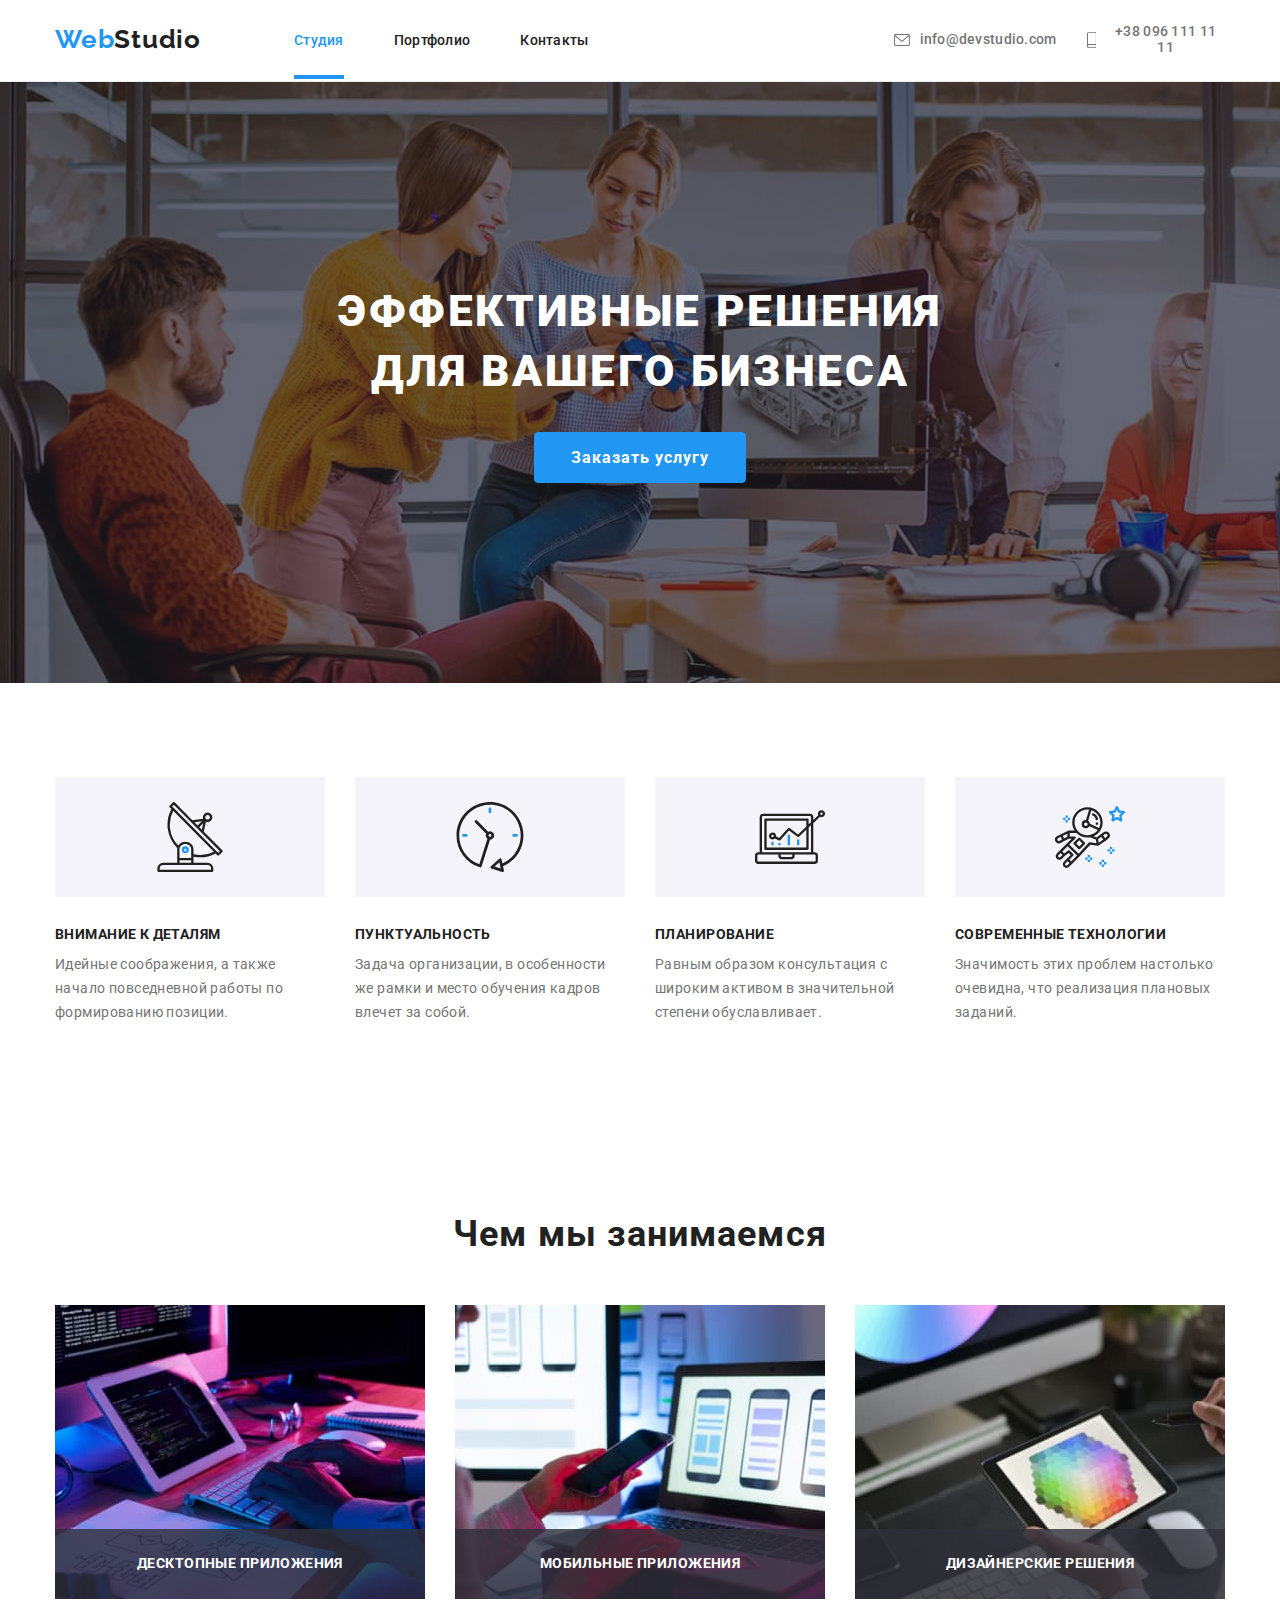
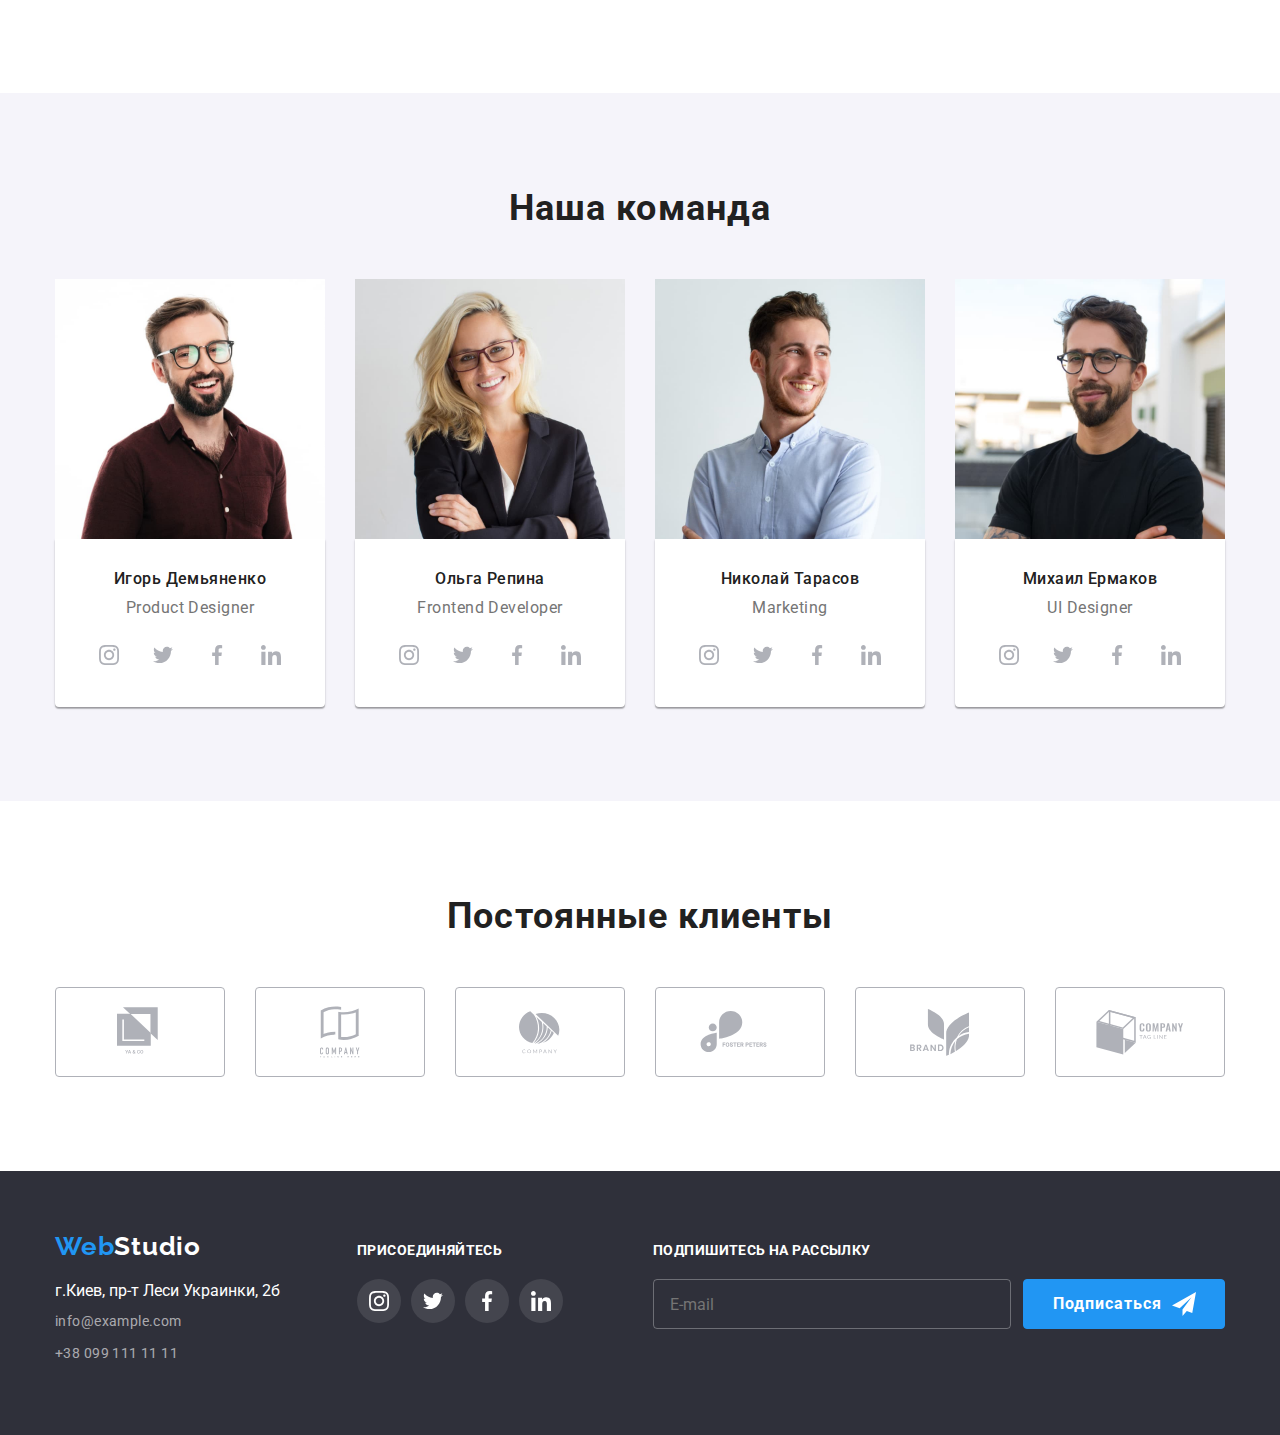
<file: index.html>
<!DOCTYPE html>
<html lang="ru">
  <head>
    <meta charset="UTF-8" />
    <meta name="viewport" content="width=device-width, initial-scale=1.0" />
    <title>Document</title>
    <link
      href="https://fonts.googleapis.com/css2?family=Raleway:wght@400;700&family=Roboto:wght@400;500;700;900&display=swap"
      rel="stylesheet"
    />
    <link
      rel="stylesheet"
      href="https://cdnjs.cloudflare.com/ajax/libs/modern-normalize/1.0.0/modern-normalize.min.css"
    />
    <link rel="stylesheet" href="./css/main.min.css" />
  </head>
  <body>
    <header class="page-header">
      <div class="container">
        <a href="./index.html" class="logo"><span>Web</span>Studio</a>
        <button type="button" class="menu-button" area-expanded="false" aria-controls="header-menu" data-menu-button>
          <svg class="menu-item-svg" width="40" height="40">
            <use class="open-menu-icon" href="./images/symbol-defs.svg#icon-menu_40px" width="40" height="40"></use>
            <use class="close-menu-icon" href="./images/symbol-defs.svg#icon-close_40px" width="40" height="40"></use>
          </svg>
        </button>
        <div class="header-menu" data-menu>
          <nav class="navigation">
            <ul class="site-nav">
              <li class="item"><a href="" class="link current">Студия</a></li>
              <li class="item"><a href="./portfolio.html" class="link">Портфолио</a></li>
              <li class="item"><a href="" class="link">Контакты</a></li>
            </ul>
          </nav>

          <ul class="contact">
            <li class="contact-item">
              <a class="contact-link-item" href="mailto:info@devstudio.com"
                ><svg class="mail-item-svg">
                  <use href="./images/symbol-defs.svg#icon-mail"></use>
                </svg>
                info@devstudio.com
              </a>
            </li>
            <li class="contact-item">
              <a class="contact-link-item" href="tel:+380961111111">
                <svg class="tel-item-svg">
                  <use href="./images/symbol-defs.svg#icon-tel"></use>
                </svg>
                +38 096 111 11 11</a
              >
            </li>
          </ul>
        </div>
      </div>
    </header>

    <main>
      <section class="hero">
        <div class="hero-section">
          <h1 class="hero-title">Эффективные решения для вашего бизнеса</h1>

          <button type="button" class="button" data-modal-open>Заказать услугу</button>
        </div>
      </section>
      <section class="section feature">
        <div class="container">
          <h2 class="visually-hidden">Наши преимущества</h2>
          <ul class="feature-list">
            <li class="item detail">
              <p class="title">Внимание к деталям</p>
              <p class="text-feature">
                Идейные соображения, а также начало повседневной работы по формированию позиции.
              </p>
            </li>
            <li class="item punctuality">
              <p class="title">Пунктуальность</p>
              <p class="text-feature">
                Задача организации, в особенности же рамки и место обучения кадров влечет за собой.
              </p>
            </li>
            <li class="item planning">
              <p class="title">Планирование</p>
              <p class="text-feature">
                Равным образом консультация с широким активом в значительной степени обуславливает.
              </p>
            </li>
            <li class="item modern">
              <p class="title">Современные технологии</p>
              <p class="text-feature">Значимость этих проблем настолько очевидна, что реализация плановых заданий.</p>
            </li>
          </ul>
        </div>
      </section>
      <section class="section work">
        <div class="container">
          <h2 class="section-title">Чем мы занимаемся</h2>
          <ul class="work-list">
            <li class="work-item">
              <picture class="picture">
                <source srcset="./images/we-do-1.jpg 1x, ./images/we-do-1@2x.jpg 2x" media="(min-width: 1200px)" />
                <img src="./images/we-do-1.jpg" alt="Работа с десктопом" width="370" height="294"
              /></picture>
              <div class="work-box">
                <p>Десктопные приложения</p>
              </div>
            </li>
            <li class="work-item">
              <picture class="picture">
                <source srcset="./images/we-do-2.jpg 1x, ./images/we-do-2@2x.jpg 2x" media="(min-width: 1200px)" />
                <img src="./images/we-do-2.jpg" alt="Работа с десктопом" width="370" height="294"
              /></picture>
              <div class="work-box">
                <p>Мобильные приложения</p>
              </div>
            </li>
            <li class="work-item">
              <picture class="picture">
                <source srcset="./images/we-do-3.jpg 1x, ./images/we-do-3@2x.jpg 2x" media="(min-width: 1200px)" />
                <img src="./images/we-do-3.jpg" alt="Работа с десктопом" width="370" height="294"
              /></picture>
              <div class="work-box">
                <p>Дизайнерские решения</p>
              </div>
            </li>
          </ul>
        </div>
      </section>
      <section class="section team">
        <div class="container">
          <h2 class="section-title">Наша команда</h2>
          <ul class="our-team">
            <li class="item">
              <picture class="picture">
                <source
                  srcset="./images/team-mate-1.jpg 1x, ./images/team-mate-1@2x.jpg 2x"
                  media="(min-width: 1200px)"
                />
                <source
                  srcset="./images/team-mate-1-tablet.jpg 1x, ./images/team-mate-1-tablet@2x.jpg 2x"
                  media="(min-width:768px)"
                />
                <source
                  srcset="./images/team-mate-1-mobile.jpg 1x, ./images/team-mate-1-mobile@2x.jpg 2x"
                  media="(min-width: 320px)"
                />
                <img class="team-mate-image" src="./images/team-mate-1-mobile.jpg" alt="Член команды" />
              </picture>

              <div class="team-info">
                <h3 class="team-mate">Игорь Демьяненко</h3>
                <p class="text-mate">Product Designer</p>
                <ul class="social-list">
                  <li class="social-list-item">
                    <a class="link-item" href="" target="_blank" aria-label="ссылка на инстаграм"
                      ><svg class="social-item-svg"><use href="./images/symbol-defs.svg#icon-instagram"></use></svg>
                    </a>
                  </li>
                  <li class="social-list-item">
                    <a class="link-item" href="" target="_blank" aria-label="ссылка на твиттер"
                      ><svg class="social-item-svg"><use href="./images/symbol-defs.svg#icon-twitter"></use></svg>
                    </a>
                  </li>
                  <li class="social-list-item">
                    <a class="link-item" href="" target="_blank" aria-label="ссылка на фейсбук"
                      ><svg class="social-item-svg"><use href="./images/symbol-defs.svg#icon-facebook"></use></svg>
                    </a>
                  </li>
                  <li class="social-list-item">
                    <a class="link-item" href="" target="_blank" aria-label="ссылка на линкдин"
                      ><svg class="social-item-svg"><use href="./images/symbol-defs.svg#icon-linkedin"></use></svg>
                    </a>
                  </li>
                </ul>
              </div>
            </li>
            <li class="item">
              <picture class="picture">
                <source
                  srcset="./images/team-mate-2.jpg 1x, ./images/team-mate-2@2x.jpg 2x"
                  media="(min-width: 1200px)"
                />
                <source
                  srcset="./images/team-mate-2-tablet.jpg 1x, ./images/team-mate-2-tablet@2x.jpg 2x"
                  media="(min-width:768px)"
                />
                <source
                  srcset="./images/team-mate-2-mobile.jpg 1x, ./images/team-mate-2-mobile@2x.jpg 2x"
                  media="(min-width: 320px)"
                />
                <img class="team-mate-image" src="./images/team-mate-2-mobile.jpg" alt="Член команды" />
              </picture>
              <div class="team-info">
                <h3 class="team-mate">Ольга Репина</h3>
                <p class="text-mate">Frontend Developer</p>
                <ul class="social-list">
                  <li class="social-list-item">
                    <a class="link-item" href="" target="_blank" aria-label="ссылка на инстаграм"
                      ><svg class="social-item-svg"><use href="./images/symbol-defs.svg#icon-instagram"></use></svg>
                    </a>
                  </li>
                  <li class="social-list-item">
                    <a class="link-item" href="" target="_blank" aria-label="ссылка на твиттер"
                      ><svg class="social-item-svg"><use href="./images/symbol-defs.svg#icon-twitter"></use></svg>
                    </a>
                  </li>
                  <li class="social-list-item">
                    <a class="link-item" href="" target="_blank" aria-label="ссылка на фейсбук"
                      ><svg class="social-item-svg"><use href="./images/symbol-defs.svg#icon-facebook"></use></svg>
                    </a>
                  </li>
                  <li class="social-list-item">
                    <a class="link-item" href="" target="_blank" aria-label="ссылка на линкдин"
                      ><svg class="social-item-svg"><use href="./images/symbol-defs.svg#icon-linkedin"></use></svg>
                    </a>
                  </li>
                </ul>
              </div>
            </li>
            <li class="item">
              <picture class="picture">
                <source
                  srcset="./images/team-mate-3.jpg 1x, ./images/team-mate-3@2x.jpg 2x"
                  media="(min-width: 1200px)"
                />
                <source
                  srcset="./images/team-mate-3-tablet.jpg 1x, ./images/team-mate-3-tablet@2x.jpg 2x"
                  media="(min-width:768px)"
                />
                <source
                  srcset="./images/team-mate-3-mobile.jpg 1x, ./images/team-mate-3-mobile@2x.jpg 2x"
                  media="(min-width: 320px)"
                />
                <img class="team-mate-image" src="./images/team-mate-3-mobile.jpg" alt="Член команды" />
              </picture>
              <div class="team-info">
                <h3 class="team-mate">Николай Тарасов</h3>
                <p class="text-mate">Marketing</p>
                <ul class="social-list">
                  <li class="social-list-item">
                    <a class="link-item" href="" target="_blank" aria-label="ссылка на инстаграм"
                      ><svg class="social-item-svg"><use href="./images/symbol-defs.svg#icon-instagram"></use></svg>
                    </a>
                  </li>
                  <li class="social-list-item">
                    <a class="link-item" href="" target="_blank" aria-label="ссылка на твиттер"
                      ><svg class="social-item-svg"><use href="./images/symbol-defs.svg#icon-twitter"></use></svg>
                    </a>
                  </li>
                  <li class="social-list-item">
                    <a class="link-item" href="" target="_blank" aria-label="ссылка на фейсбук"
                      ><svg class="social-item-svg"><use href="./images/symbol-defs.svg#icon-facebook"></use></svg>
                    </a>
                  </li>
                  <li class="social-list-item">
                    <a class="link-item" href="" target="_blank" aria-label="ссылка на линкдин"
                      ><svg class="social-item-svg"><use href="./images/symbol-defs.svg#icon-linkedin"></use></svg>
                    </a>
                  </li>
                </ul>
              </div>
            </li>
            <li class="item">
              <picture class="picture">
                <source
                  srcset="./images/team-mate-4.jpg 1x, ./images/team-mate-4@2x.jpg 2x"
                  media="(min-width: 1200px)"
                />
                <source
                  srcset="./images/team-mate-4-tablet.jpg 1x, ./images/team-mate-4-tablet@2x.jpg 2x"
                  media="(min-width:768px)"
                />
                <source
                  srcset="./images/team-mate-4-mobile.jpg 1x, ./images/team-mate-4-mobile@2x.jpg 2x"
                  media="(min-width: 320px)"
                />
                <img class="team-mate-image" src="./images/team-mate-4-mobile.jpg" alt="Член команды" />
              </picture>
              <div class="team-info">
                <h3 class="team-mate">Михаил Ермаков</h3>
                <p class="text-mate">UI Designer</p>
                <ul class="social-list">
                  <li class="social-list-item">
                    <a class="link-item" href="" target="_blank" aria-label="ссылка на инстаграм"
                      ><svg class="social-item-svg"><use href="./images/symbol-defs.svg#icon-instagram"></use></svg>
                    </a>
                  </li>
                  <li class="social-list-item">
                    <a class="link-item" href="" target="_blank" aria-label="ссылка на твиттер"
                      ><svg class="social-item-svg"><use href="./images/symbol-defs.svg#icon-twitter"></use></svg>
                    </a>
                  </li>
                  <li class="social-list-item">
                    <a class="link-item" href="" target="_blank" aria-label="ссылка на фейсбук"
                      ><svg class="social-item-svg"><use href="./images/symbol-defs.svg#icon-facebook"></use></svg>
                    </a>
                  </li>
                  <li class="social-list-item">
                    <a class="link-item" href="" target="_blank" aria-label="ссылка на линкдин"
                      ><svg class="social-item-svg"><use href="./images/symbol-defs.svg#icon-linkedin"></use></svg>
                    </a>
                  </li>
                </ul>
              </div>
            </li>
          </ul>
        </div>
      </section>
      <section class="section clients">
        <div class="container">
          <h2 class="section-title">Постоянные клиенты</h2>
          <ul class="client-list">
            <li class="client-list-item">
              <a class="client-item" href="" target="_blank" aria-label="ссылка на клиента"
                ><svg class="client-item-svg" width="45" height="50">
                  <use href="./images/symbol-defs.svg#icon-client1"></use>
                </svg>
              </a>
            </li>
            <li class="client-list-item">
              <a class="client-item" href="" target="_blank" aria-label="ссылка на клиента"
                ><svg class="client-item-svg" width="40" height="52">
                  <use href="./images/symbol-defs.svg#icon-client2"></use>
                </svg>
              </a>
            </li>
            <li class="client-list-item">
              <a class="client-item" href="" target="_blank" aria-label="ссылка на клиента"
                ><svg class="client-item-svg" width="41" height="43">
                  <use href="./images/symbol-defs.svg#icon-client3"></use>
                </svg>
              </a>
            </li>
            <li class="client-list-item">
              <a class="client-item" href="" target="_blank" aria-label="ссылка на клиента"
                ><svg class="client-item-svg" width="80" height="42">
                  <use href="./images/symbol-defs.svg#icon-client4"></use>
                </svg>
              </a>
            </li>
            <li class="client-list-item">
              <a class="client-item" href="" target="_blank" aria-label="ссылка на клиента"
                ><svg class="client-item-svg" width="59" height="47">
                  <use href="./images/symbol-defs.svg#icon-client5"></use>
                </svg>
              </a>
            </li>
            <li class="client-list-item">
              <a class="client-item" href="" target="_blank" aria-label="ссылка на клиента"
                ><svg class="client-item-svg" width="88" height="45">
                  <use href="./images/symbol-defs.svg#icon-client6"></use>
                </svg>
              </a>
            </li>
          </ul>
        </div>
      </section>
    </main>
    <footer class="footer">
      <div class="container footer-container">
        <div class="address">
          <a href="./index.html" class="logo"><span>Web</span>Studio </a>

          <address class="address-items">
            г.Киев, пр-т Леси Украинки, 2б

            <a href="mailto:info@example.com" class="address-link">info@example.com</a>

            <a href="+380991111111" class="address-link">+38 099 111 11 11</a>
          </address>
        </div>
        <div class="join">
          <b>Присоединяйтесь</b>
          <ul class="footer-social">
            <li class="footer-social-link">
              <a class="footer-item" href="" target="_blank" aria-label="ссылка на инстаграм"
                ><svg class="social-item-svg"><use href="./images/symbol-defs.svg#icon-instagram"></use></svg>
              </a>
            </li>
            <li class="footer-social-link">
              <a class="footer-item" href="" target="_blank" aria-label="ссылка на твиттер"
                ><svg class="social-item-svg"><use href="./images/symbol-defs.svg#icon-twitter"></use></svg>
              </a>
            </li>
            <li class="footer-social-link">
              <a class="footer-item" href="" target="_blank" aria-label="ссылка на фейсбук"
                ><svg class="social-item-svg"><use href="./images/symbol-defs.svg#icon-facebook"></use></svg>
              </a>
            </li>
            <li class="footer-social-link">
              <a class="footer-item" href="" target="_blank" aria-label="ссылка на линкдин"
                ><svg class="social-item-svg"><use href="./images/symbol-defs.svg#icon-linkedin"></use></svg>
              </a>
            </li>
          </ul>
        </div>
        <div class="sign">
          <b>Подпишитесь на рассылку</b>
          <form action="" class="input-form">
            <input type="email" class="contact-input" name="user-email" placeholder="E-mail" />
            <button type="submit" class="button-input">
              Подписаться<svg class="submit-item-svg" width="24" height="24">
                <use href="./images/symbol-defs.svg#icon-send"></use>
              </svg>
            </button>
          </form>
        </div>
      </div>
    </footer>
    <div class="backdrop is-hidden" data-modal>
      <div class="modal">
        <button class="button-modal" data-modal-close>
          <svg class="button-close-svg" width="11" height="11">
            <use href="./images/symbol-defs.svg#icon-close"></use>
          </svg>
        </button>
        <form action="" class="modal-form">
          <p>Оставьте свои данные, мы вам перезвоним</p>

          <div class="modal-form-field">
            <input type="text" name="user-name" id="user-name" class="modal-form-input" />
            <label class="modal-form-input-label" for="user-name">Имя</label>
            <svg class="modal-form-icon" width="12" height="12">
              <use href="./images/symbol-defs.svg#icon-name-modal"></use>
            </svg>
          </div>

          <div class="modal-form-field">
            <input type="tel" name="user-phone" id="user-phone" class="modal-form-input" />
            <label class="modal-form-input-label" for="user-phone">Телефон</label>
            <svg class="modal-form-icon" width="13" height="13">
              <use href="./images/symbol-defs.svg#icon-phone-modal"></use>
            </svg>
          </div>

          <div class="modal-form-field">
            <input type="email" name="user-email" id="user-email" class="modal-form-input" />
            <label class="modal-form-input-label" for="user-phone">Почта</label>
            <svg class="modal-form-icon" width="15" height="12">
              <use href="./images/symbol-defs.svg#icon-email-modal"></use>
            </svg>
          </div>

          <div class="modal-form-field">
            <label class="modal-form-input-label" for="user-message">Коментарий</label>
            <textarea
              name="user-message"
              id="user-message"
              class="modal-form-message"
              placeholder="Введите текст"
            ></textarea>
          </div>
          <div class="checkbox-field">
            <input type="checkbox" name="user-policy" id="user-policy" class="modal-form-check visually-hidden" />
            <label for="user-policy" class="label-form-modal-check"
              ><span class="modal-span"
                >Соглашаюсь с рассылкой и принимаю<a class="modal-check-link" href="#">Условия договора</a></span
              >
            </label>
            <button type="submit" class="button">Отправить</button>
          </div>
        </form>
      </div>
    </div>
    <script src="./js/modal.js"></script>
    <script src="./js/menu.js"></script>
  </body>
</html>
</file>
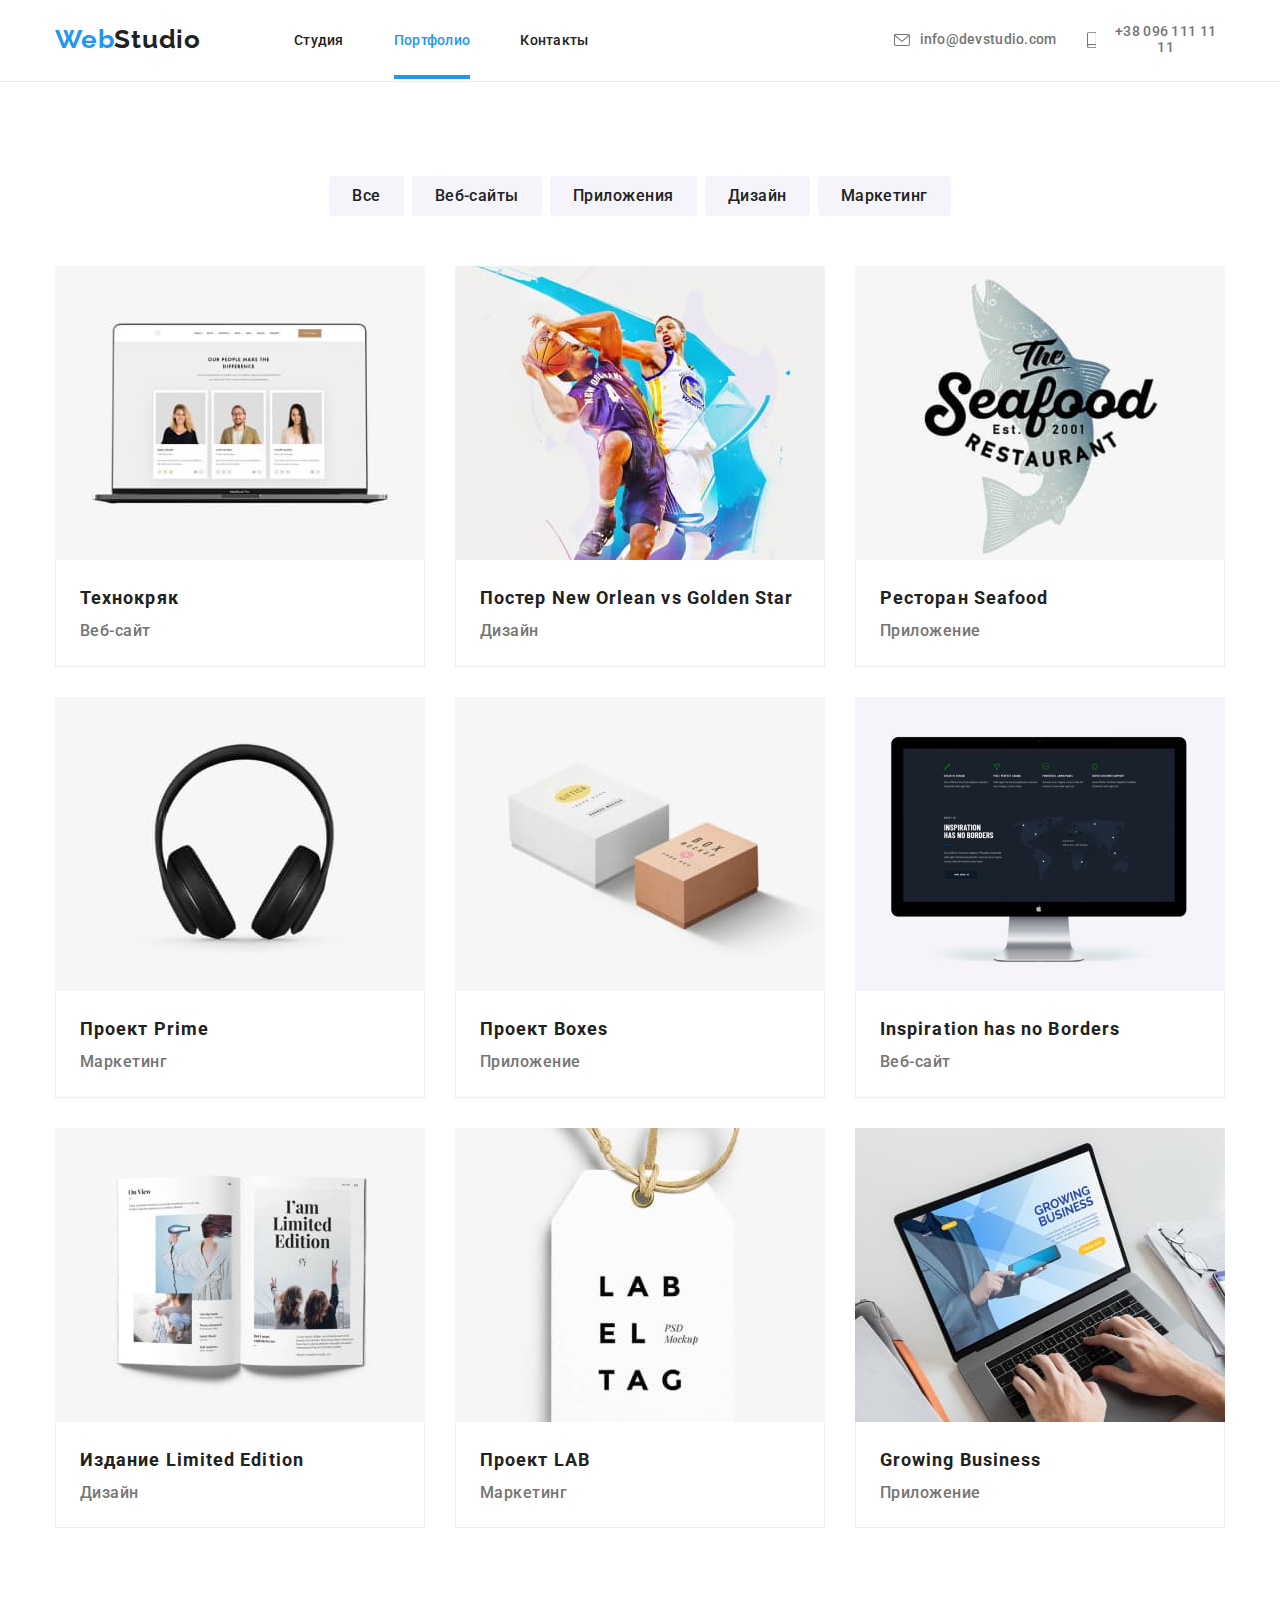
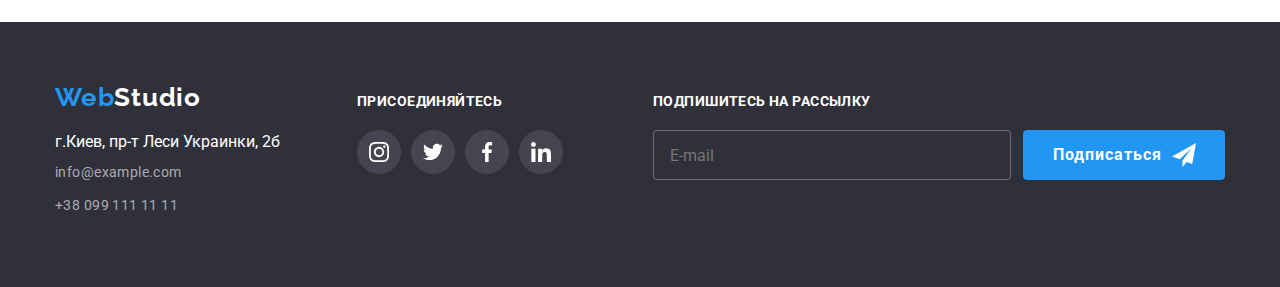
<file: portfolio.html>
<!DOCTYPE html>
<html lang="ru">
  <head>
    <meta charset="UTF-8" />
    <meta name="viewport" content="width=device-width, initial-scale=1.0" />
    <title>Document</title>
    <link
      href="https://fonts.googleapis.com/css2?family=Raleway:wght@400;700&family=Roboto:wght@400;500;700;900&display=swap"
      rel="stylesheet"
    />
    <link
      rel="stylesheet"
      href="https://cdnjs.cloudflare.com/ajax/libs/modern-normalize/1.0.0/modern-normalize.min.css"
    />
    <link rel="stylesheet" href="./css/portfolio.min.css" />
  </head>
  <body class="page">
    <header class="page-header">
      <div class="container">
        <a href="./index.html" class="logo"><span>Web</span>Studio</a>
        <button type="button" class="menu-button" area-expanded="false" aria-controls="header-menu" data-menu-button>
          <svg class="menu-item-svg" width="40" height="40">
            <use class="open-menu-icon" href="./images/symbol-defs.svg#icon-menu_40px" width="40" height="40"></use>
            <use class="close-menu-icon" href="./images/symbol-defs.svg#icon-close_40px" width="40" height="40"></use>
          </svg>
        </button>
        <div class="header-menu" data-menu>
          <nav class="navigation">
            <ul class="site-nav">
              <li class="item"><a href="./index.html" class="link">Студия</a></li>
              <li class="item"><a href="" class="link current">Портфолио</a></li>
              <li class="item"><a href="" class="link">Контакты</a></li>
            </ul>
          </nav>

          <ul class="contact">
            <li class="contact-item">
              <a class="contact-link-item" href="mailto:info@devstudio.com"
                ><svg class="mail-item-svg" width="16" height="18">
                  <use href="./images/symbol-defs.svg#icon-mail"></use>
                </svg>
                info@devstudio.com
              </a>
            </li>
            <li class="contact-item">
              <a class="contact-link-item" href="tel:+380961111111">
                <svg class="tel-item-svg" width="16" height="18">
                  <use href="./images/symbol-defs.svg#icon-tel"></use>
                </svg>
                +38 096 111 11 11</a
              >
            </li>
          </ul>
        </div>
      </div>
    </header>
    <main>
      <section class="portfolio">
        <h1 class="visually-hidden">Портфолио</h1>
        <div class="container">
          <ul class="portfolio-filter">
            <li class="item"><button type="button" class="portfolio-button">Все</button></li>
            <li class="item"><button type="button" class="portfolio-button">Веб-сайты</button></li>
            <li class="item"><button type="button" class="portfolio-button">Приложения</button></li>
            <li class="item"><button type="button" class="portfolio-button">Дизайн</button></li>
            <li class="item"><button type="button" class="portfolio-button">Маркетинг</button></li>
          </ul>
        </div>
        <div class="container">
          <ul class="project">
            <li class="project-item">
              <a href="" class="project-link">
                <div class="project-image-wrapper">
                  <picture class="picture">
                    <source
                      srcset="./images/project1.jpg 1x, ./images/project1@2x.jpg 2x"
                      media="(min-width: 1200px)"
                    />
                    <source
                      srcset="./images/project1-tablet.jpg 1x, ./images/project1-tablet@2x.jpg 2x"
                      media="(min-width:768px)"
                    />
                    <source
                      srcset="./images/project1-mobile.jpg 1x, ./images/project1-mobile@2x.jpg 2x"
                      media="(min-width: 320px)"
                    />
                    <img class="project-image" src="./images/project1-mobile.jpg" alt="Картинка проекта" />
                  </picture>

                  <p class="project-extra-text">
                    Технокряк это современная площадка распространения коронавируса. Компании используют эту платформу
                    для цифрового шпионажа и атак на защищённые сервера конкурентов.
                  </p>
                </div>
                <div class="project-info">
                  <h2 class="project-title">Технокряк</h2>
                  <p class="project-text">Веб-сайт</p>
                </div>
              </a>
            </li>
            <li class="project-item">
              <a href="" class="project-link">
                <div class="project-image-wrapper">
                  <picture class="picture">
                    <source
                      srcset="./images/project2.jpg 1x, ./images/project2@2x.jpg 2x"
                      media="(min-width: 1200px)"
                    />
                    <source
                      srcset="./images/project2-tablet.jpg 1x, ./images/project2-tablet@2x.jpg 2x"
                      media="(min-width:768px)"
                    />
                    <source
                      srcset="./images/project2-mobile.jpg 1x, ./images/project2-mobile@2x.jpg 2x"
                      media="(min-width: 320px)"
                    />
                    <img class="project-image" src="./images/project2-mobile.jpg" alt="Картинка проекта" />
                  </picture>
                  <p class="project-extra-text">
                    Технокряк это современная площадка распространения коронавируса. Компании используют эту платформу
                    для цифрового шпионажа и атак на защищённые сервера конкурентов.
                  </p>
                </div>
                <div class="project-info">
                  <h2 class="project-title">Постер New Orlean vs Golden Star</h2>
                  <p class="project-text">Дизайн</p>
                </div>
              </a>
            </li>
            <li class="project-item">
              <a href="" class="project-link">
                <div class="project-image-wrapper">
                  <picture class="picture">
                    <source
                      srcset="./images/project3.jpg 1x, ./images/project3@2x.jpg 2x"
                      media="(min-width: 1200px)"
                    />
                    <source
                      srcset="./images/project3-tablet.jpg 1x, ./images/project3-tablet@2x.jpg 2x"
                      media="(min-width:768px)"
                    />
                    <source
                      srcset="./images/project3-mobile.jpg 1x, ./images/project3-mobile@2x.jpg 2x"
                      media="(min-width: 320px)"
                    />
                    <img class="project-image" src="./images/project3-mobile.jpg" alt="Картинка проекта" />
                  </picture>
                  <p class="project-extra-text">
                    Технокряк это современная площадка распространения коронавируса. Компании используют эту платформу
                    для цифрового шпионажа и атак на защищённые сервера конкурентов.
                  </p>
                </div>
                <div class="project-info">
                  <h2 class="project-title">Ресторан Seafood</h2>
                  <p class="project-text">Приложение</p>
                </div>
              </a>
            </li>
            <li class="project-item">
              <a href="" class="project-link">
                <div class="project-image-wrapper">
                  <picture class="picture">
                    <source
                      srcset="./images/project4.jpg 1x, ./images/project4@2x.jpg 2x"
                      media="(min-width: 1200px)"
                    />
                    <source
                      srcset="./images/project4-tablet.jpg 1x, ./images/project4-tablet@2x.jpg 2x"
                      media="(min-width:768px)"
                    />
                    <source
                      srcset="./images/project4-mobile.jpg 1x, ./images/project4-mobile@2x.jpg 2x"
                      media="(min-width: 320px)"
                    />
                    <img class="project-image" src="./images/project4-mobile.jpg" alt="Картинка проекта" />
                  </picture>
                  <p class="project-extra-text">
                    Технокряк это современная площадка распространения коронавируса. Компании используют эту платформу
                    для цифрового шпионажа и атак на защищённые сервера конкурентов.
                  </p>
                </div>
                <div class="project-info">
                  <h2 class="project-title">Проект Prime</h2>
                  <p class="project-text">Маркетинг</p>
                </div>
              </a>
            </li>
            <li class="project-item">
              <a href="" class="project-link">
                <div class="project-image-wrapper">
                  <picture class="picture">
                    <source
                      srcset="./images/project5.jpg 1x, ./images/project5@2x.jpg 2x"
                      media="(min-width: 1200px)"
                    />
                    <source
                      srcset="./images/project5-tablet.jpg 1x, ./images/project5-tablet@2x.jpg 2x"
                      media="(min-width:768px)"
                    />
                    <source
                      srcset="./images/project5-mobile.jpg 1x, ./images/project5-mobile@2x.jpg 2x"
                      media="(min-width: 320px)"
                    />
                    <img class="project-image" src="./images/project5-mobile.jpg" alt="Картинка проекта" />
                  </picture>
                  <p class="project-extra-text">
                    Технокряк это современная площадка распространения коронавируса. Компании используют эту платформу
                    для цифрового шпионажа и атак на защищённые сервера конкурентов.
                  </p>
                </div>
                <div class="project-info">
                  <h2 class="project-title">Проект Boxes</h2>
                  <p class="project-text">Приложение</p>
                </div>
              </a>
            </li>
            <li class="project-item">
              <a href="" class="project-link">
                <div class="project-image-wrapper">
                  <picture class="picture">
                    <source
                      srcset="./images/project1.jpg 6x, ./images/project6@2x.jpg 2x"
                      media="(min-width: 1200px)"
                    />
                    <source
                      srcset="./images/project6-tablet.jpg 1x, ./images/project6-tablet@2x.jpg 2x"
                      media="(min-width:768px)"
                    />
                    <source
                      srcset="./images/project6-mobile.jpg 1x, ./images/project6-mobile@2x.jpg 2x"
                      media="(min-width: 320px)"
                    />
                    <img class="project-image" src="./images/project6-mobile.jpg" alt="Картинка проекта" />
                  </picture>
                  <p class="project-extra-text">
                    Технокряк это современная площадка распространения коронавируса. Компании используют эту платформу
                    для цифрового шпионажа и атак на защищённые сервера конкурентов.
                  </p>
                </div>
                <div class="project-info">
                  <h2 class="project-title">Inspiration has no Borders</h2>
                  <p class="project-text">Веб-сайт</p>
                </div>
              </a>
            </li>
            <li class="project-item">
              <a href="" class="project-link">
                <div class="project-image-wrapper">
                  <picture class="picture">
                    <source
                      srcset="./images/project7.jpg 1x, ./images/project7@2x.jpg 2x"
                      media="(min-width: 1200px)"
                    />
                    <source
                      srcset="./images/project7-tablet.jpg 1x, ./images/project7-tablet@2x.jpg 2x"
                      media="(min-width:768px)"
                    />
                    <source
                      srcset="./images/project7-mobile.jpg 1x, ./images/project7-mobile@2x.jpg 2x"
                      media="(min-width: 320px)"
                    />
                    <img class="project-image" src="./images/project7-mobile.jpg" alt="Картинка проекта" />
                  </picture>
                  <p class="project-extra-text">
                    Технокряк это современная площадка распространения коронавируса. Компании используют эту платформу
                    для цифрового шпионажа и атак на защищённые сервера конкурентов.
                  </p>
                </div>
                <div class="project-info">
                  <h2 class="project-title">Издание Limited Edition</h2>
                  <p class="project-text">Дизайн</p>
                </div>
              </a>
            </li>
            <li class="project-item">
              <a href="" class="project-link">
                <div class="project-image-wrapper">
                  <picture class="picture">
                    <source
                      srcset="./images/project8.jpg 1x, ./images/project8@2x.jpg 2x"
                      media="(min-width: 1200px)"
                    />
                    <source
                      srcset="./images/project8-tablet.jpg 1x, ./images/project8-tablet@2x.jpg 2x"
                      media="(min-width:768px)"
                    />
                    <source
                      srcset="./images/project8-mobile.jpg 1x, ./images/project8-mobile@2x.jpg 2x"
                      media="(min-width: 320px)"
                    />
                    <img class="project-image" src="./images/project8-mobile.jpg" alt="Картинка проекта" />
                  </picture>
                  <p class="project-extra-text">
                    Технокряк это современная площадка распространения коронавируса. Компании используют эту платформу
                    для цифрового шпионажа и атак на защищённые сервера конкурентов.
                  </p>
                </div>
                <div class="project-info">
                  <h2 class="project-title">Проект LAB</h2>
                  <p class="project-text">Маркетинг</p>
                </div>
              </a>
            </li>
            <li class="project-item">
              <a href="" class="project-link">
                <div class="project-image-wrapper">
                  <picture class="picture">
                    <source
                      srcset="./images/project9.jpg 1x, ./images/project9@2x.jpg 2x"
                      media="(min-width: 1200px)"
                    />
                    <source
                      srcset="./images/project9-tablet.jpg 1x, ./images/project9-tablet@2x.jpg 2x"
                      media="(min-width:768px)"
                    />
                    <source
                      srcset="./images/project9-mobile.jpg 1x, ./images/project9-mobile@2x.jpg 2x"
                      media="(min-width: 320px)"
                    />
                    <img class="project-image" src="./images/project9-mobile.jpg" alt="Картинка проекта" />
                  </picture>
                  <p class="project-extra-text">
                    Технокряк это современная площадка распространения коронавируса. Компании используют эту платформу
                    для цифрового шпионажа и атак на защищённые сервера конкурентов.
                  </p>
                </div>

                <div class="project-info">
                  <h2 class="project-title">Growing Business</h2>
                  <p class="project-text">Приложение</p>
                </div>
              </a>
            </li>
          </ul>
        </div>
      </section>
    </main>
    <footer class="footer">
      <div class="container footer-container">
        <div class="address">
          <a href="./index.html" class="logo"><span>Web</span>Studio </a>

          <address class="address-items">
            г.Киев, пр-т Леси Украинки, 2б

            <a href="mailto:info@example.com" class="address-link">info@example.com</a>

            <a href="+380991111111" class="address-link">+38 099 111 11 11</a>
          </address>
        </div>
        <div class="join">
          <b>Присоединяйтесь</b>
          <ul class="footer-social">
            <li class="footer-social-link">
              <a class="footer-item" href="" target="_blank" aria-label="ссылка на инстаграм"
                ><svg class="social-item-svg"><use href="./images/symbol-defs.svg#icon-instagram"></use></svg>
              </a>
            </li>
            <li class="footer-social-link">
              <a class="footer-item" href="" target="_blank" aria-label="ссылка на твиттер"
                ><svg class="social-item-svg"><use href="./images/symbol-defs.svg#icon-twitter"></use></svg>
              </a>
            </li>
            <li class="footer-social-link">
              <a class="footer-item" href="" target="_blank" aria-label="ссылка на фейсбук"
                ><svg class="social-item-svg"><use href="./images/symbol-defs.svg#icon-facebook"></use></svg>
              </a>
            </li>
            <li class="footer-social-link">
              <a class="footer-item" href="" target="_blank" aria-label="ссылка на линкдин"
                ><svg class="social-item-svg"><use href="./images/symbol-defs.svg#icon-linkedin"></use></svg>
              </a>
            </li>
          </ul>
        </div>
        <div class="sign">
          <b>Подпишитесь на рассылку</b>
          <form action="" class="input-form">
            <input type="email" class="contact-input" name="user-email" placeholder="E-mail" />
            <button type="submit" class="button-input">
              Подписаться<svg class="submit-item-svg" width="24" , height="24">
                <use href="./images/symbol-defs.svg#icon-send"></use>
              </svg>
            </button>
          </form>
        </div>
      </div>
    </footer>
    <script src="./js/menu.js"></script>
  </body>
</html>
</file>
<file: css/main.min.css>
.visually-hidden{position:absolute !important;clip:rect(1px 1px 1px 1px);clip:rect(1px, 1px, 1px, 1px);padding:0 !important;border:0 !important;height:1px !important;width:1px !important;overflow:hidden}body{color:#757575;font-family:"Roboto", sans-serif;margin:0}img{display:block;max-width:100%;height:auto}*,*::before,*::after{margin:0;padding:0}ul{list-style:none}header .logo{color:#212121;font-family:"Raleway", sans-serif;font-weight:700;font-size:24px;line-height:1.19;letter-spacing:0.03em;text-decoration:none}@media (min-width: 768px){header .logo{margin-right:88px}}@media (min-width: 1200px){header .logo{margin-right:93px;font-size:26px}}footer .logo{color:#fff;font-family:"Raleway", sans-serif;font-weight:700;font-size:24px;line-height:1.19;letter-spacing:0.03em;text-decoration:none}@media (min-width: 1200px){footer .logo{font-size:26px}}.logo>span{color:#2196f3}.menu-button{background-color:transparent;border:none;position:relative;outline:none}.menu-button:focus,.menu-button:hover.open-menu-icon{fill:#2196f3}.menu-button:focus,.menu-button:hover.close-menu-icon{fill:#2196f3}@media (min-width: 768px){.menu-button{display:none}}@media (min-width: 1200px){.menu-button{display:none}}@media screen and (min-width: 320px) and (max-width: 767px){.page-header .container{display:flex;justify-content:space-between;align-items:center}.close-menu-icon{display:none}.menu-button.is-open .open-menu-icon{display:none}.menu-button.is-open .close-menu-icon{display:block}.header-menu.is-open{opacity:1;visibility:visible;pointer-events:unset}.header-menu{position:absolute;top:77px;right:0;padding:60px 0px;width:100%;max-width:480px;height:auto;z-index:1;background-color:#fff;box-shadow:0px 4px 8px rgba(0,0,0,0.04),0px 2px 4px rgba(0,0,0,0.08),0px 1px 3px rgba(0,0,0,0.16);opacity:0;visibility:hidden;pointer-events:none;transition:all 500ms linear}}@media (min-width: 768px){.page-header .container{display:flex;align-items:center}}@media (min-width: 768px){.header-menu{display:flex;align-items:center;justify-content:center}}@media (min-width: 768px){.navigation{display:flex;align-items:center}}.site-nav{margin-bottom:60px}@media (min-width: 768px){.site-nav{display:inline-flex;margin-bottom:0}}@media screen and (min-width: 320px) and (max-width: 767px){.site-nav .item{text-align:center}.site-nav .item:not(:last-child){margin-bottom:40px}}@media (min-width: 768px){.site-nav .item:not(:last-child){margin-right:50px}}.link{color:#212121;font-family:inherit;font-weight:500;font-size:18px;line-height:1.16;letter-spacing:0.02em;text-decoration:none;transition:color 250ms cubic-bezier(0.4, 0, 0.2, 1)}@media (min-width: 768px){.link{font-size:14px;line-height:1.14}}.link:hover,.link:focus{color:#2196f3}.link.current{color:#2196f3;letter-spacing:0.02em;position:relative}.link.current::after{display:block;content:"";width:100%;height:4px;background-color:#2196f3;position:absolute;left:0}@media (min-width: 768px){.link.current::after{top:43px}}@media (min-width: 1200px){.link.current::after{top:43px}}@media (min-width: 768px){.contact{display:flex;flex-direction:column;justify-content:center;align-items:flex-start;margin-left:84px}}@media (min-width: 1200px){.contact{flex-direction:row;align-items:center;margin-left:305px}}.contact-item{text-align:center}@media (min-width: 1200px){.contact-item{display:flex;align-items:center;justify-content:center}}.contact-item:not(:last-child){margin-bottom:16px}@media (min-width: 768px){.contact-item:not(:last-child){margin-bottom:10px}}@media (min-width: 1200px){.contact-item:not(:last-child){margin-bottom:0}}@media (min-width: 1200px){.contact-item:not(:first-child){margin-left:30px}}.contact-link-item{color:#757575;font-weight:500;font-size:18px;line-height:1.16;letter-spacing:0.02em;text-decoration:none;transition:color 250ms cubic-bezier(0.4, 0, 0.2, 1)}@media (min-width: 768px){.contact-link-item{font-size:12px;line-height:1.14}}@media (min-width: 1200px){.contact-link-item{display:flex;align-items:center;justify-content:center;font-size:14px;line-height:1.14}}.contact-link-item:hover,.contact-link-item:focus{color:#2196f3}.contact-link-item:hover .mail-item-svg,.contact-link-item:hover .mail-item-svg,.contact-link-item:focus .mail-item-svg,.contact-link-item:focus .mail-item-svg{fill:#2196f3}.contact-link-item:hover .tel-item-svg,.contact-link-item:hover .tel-item-svg,.contact-link-item:focus .tel-item-svg,.contact-link-item:focus .tel-item-svg{fill:#2196f3}@media (min-width: 768px){.tel-item-svg,.mail-item-svg{margin-right:5px;fill:#757575}}@media (min-width: 1200px){.tel-item-svg,.mail-item-svg{margin-right:10px}}.mail-item-svg{width:14px;height:10px}@media (min-width: 1200px){.mail-item-svg{width:16px;height:12px}}.tel-item-svg{width:10px;height:14px}@media (min-width: 1200px){.tel-item-svg{width:10px;height:16px}}.container{margin:0 auto;width:100%;padding-left:15px;padding-right:15px}@media (min-width: 480px){.container{width:480px}}@media (min-width: 768px){.container{width:768px}}@media (min-width: 1200px){.container{width:1200px}}.button{border-radius:4px;padding:10px 36px;min-width:200px;color:#fff;background-color:#2196f3;border:1px solid #2196f3;font-family:inherit;font-weight:700;font-size:16px;line-height:1.87;letter-spacing:0.06em;text-decoration:none;text-align:center;cursor:pointer;transition:color 250ms cubic-bezier(0.4, 0, 0.2, 1)}.button:hover,.button:active{color:#2196f3;background-color:#fff;outline:none}.social-list{display:flex;justify-content:center}.social-list-item:not(:last-child){margin-right:10px}.social-list-item .link-item{display:flex;justify-content:center;align-items:center;width:44px;height:44px;border-radius:50%;background-color:#fff;transition:background-color 250ms cubic-bezier(0.4, 0, 0.2, 1)}.social-list-item .link-item:hover,.social-list-item .link-item:focus{background-color:#2196f3}.social-list-item .link-item .social-item-svg{fill:#afb1b8;width:20px;height:20px;transition:fill 250ms cubic-bezier(0.4, 0, 0.2, 1)}.link-item:hover .social-item-svg,.link-item:focus .social-item-svg{fill:#fff}.modal-form>p{font-weight:700;font-size:20px;line-height:1.5;text-align:center;letter-spacing:0.03em;color:#212121}@media (min-width: 1200px){.modal-form>p{line-height:1.15}}.modal-form-input{width:100%;height:40px;border:1px solid rgba(33,33,33,0.2);border-radius:4px;padding-left:42px}.modal-form-input:focus{border-color:#2196f3;outline:none}.modal-form-message{width:100%;height:120px;border:1px solid rgba(33,33,33,0.2);border-radius:4px;resize:none;padding:12px 16px}.modal-form-message:focus{border-color:#2196f3;outline:none}.modal-form-message::placeholder{font-weight:400;font-size:12px;line-height:1.16;letter-spacing:0.01em;color:rgba(117,117,117,0.5)}.modal-form-icon{position:absolute;top:50%;left:0;transform:translateY(-50%);margin-left:12px;fill:#212121}.modal-form-input:focus ~ .modal-form-icon{fill:#2196f3}.modal-form-field{position:relative;margin-top:40px}.modal-form-input-label{position:absolute;top:-20px;left:0;font-weight:400;font-size:12px;line-height:1.16;letter-spacing:0.01em;color:#757575}.label-form-modal-check{display:flex;align-items:center;margin-top:20px;margin-bottom:30px}.label-form-modal-check::before{display:block;content:"";width:16px;height:16px;border-radius:2px;border:2px solid #212121;background-color:#fff;margin-right:6px;flex:0 0 auto}.modal-form-check:checked+.label-form-modal-check::before{background-color:#2196f3;background-image:url("../images/check.svg");background-repeat:no-repeat;background-position:center;border:none}.modal-check-link{margin-left:5px;color:#2196f3;font-weight:400;font-size:12px;line-height:1.17;letter-spacing:0.03em}@media (min-width: 1200px){.modal-check-link{font-size:14px;line-height:1.71}}.modal-span{font-weight:400;font-size:12px;line-height:1.17;letter-spacing:0.03em;color:#757575}@media (min-width: 1200px){.modal-span{font-size:14px;line-height:1.71}}.checkbox-field{text-align:center}.modal-form .button{width:200px;height:50px}.backdrop{position:fixed;width:100%;height:100%;top:0;left:0;background-color:rgba(0,0,0,0.2);transition:all 250ms linear;overflow:hidden auto}.backdrop.is-hidden{opacity:0;visibility:hidden;pointer-events:none;transition:all 250ms linear 500ms}.modal{position:absolute;left:50%;top:100px;padding:40px 40px;transform:translate(-50%, 0%) scale(1);max-width:450px;width:100%;background:#fff;box-shadow:0px 1px 3px rgba(0,0,0,0.12),0px 1px 1px rgba(0,0,0,0.14),0px 2px 1px rgba(0,0,0,0.2);border-radius:4px;transition:transform 500ms linear 500ms}@media (min-width: 1200px){.modal{max-width:528px}}.backdrop.is-hidden .modal{transform:translateX(-50%) scale(0);transition:transform 500ms linear 0s}.button-modal{display:flex;justify-content:center;align-items:center;position:absolute;right:10px;top:10px;cursor:pointer;fill:#212121;width:30px;height:30px;background-color:#ffffff;border:1px solid rgba(0,0,0,0.1);border-radius:50%}.button-modal:active,.button-modal:hover{fill:#2196f3;outline:none}.section{padding-top:60px;padding-bottom:60px}@media (min-width: 1200px){.section{padding:94px 0}}.section .section-title{margin-top:0;margin-bottom:50px;color:#212121;font-weight:700;font-size:36px;line-height:1.17;text-align:center;letter-spacing:0.03em}@media (min-width: 480px){.section .section-title{margin-bottom:30px}}@media (min-width: 768px){.section .section-title{margin-bottom:30px}}@media (min-width: 1200px){.section .section-title{margin-bottom:50px}}.section.work{display:none}@media (min-width: 1200px){.section.work{display:block}}.section.team{background-color:#f5f4fa}.page-header{position:relative;padding:16px 0;border-bottom:1px solid #ececec}@media (min-width: 1200px){.page-header{padding-top:24px;padding-bottom:25px}}.hero{display:flex;justify-content:center;align-items:center;max-width:100%;margin:0 auto;background-image:linear-gradient(rgba(47,48,58,0.4), rgba(47,48,58,0.4)),url(../images/hero-mobile.jpg);background-repeat:no-repeat;background-position:left top;background-size:cover;padding:100px 10px}@media (min-width: 768px){.hero{padding:200px 0}}@media (min-width: 1200px){.hero{max-width:1600px;padding:200px 0}}@media screen and (min-device-pixel-ratio: 2) and (min-width: 320px), screen and (min-resolution: 96dpi) and (min-width: 320px), screen and (min-resolution: 1dppx) and (min-width: 320px){.hero{background-image:linear-gradient(rgba(47,48,58,0.4), rgba(47,48,58,0.4)),url(../images/hero-mobile@2x.jpg)}}@media screen and (min-width: 768px){.hero{background-image:linear-gradient(rgba(47,48,58,0.4), rgba(47,48,58,0.4)),url(../images/hero-tablet.jpg)}}@media screen and (min-device-pixel-ratio: 2) and (min-width: 768px), screen and (min-resolution: 192dpi) and (min-width: 768px), screen and (min-resolution: 2dppx) and (min-width: 768px){.hero{background-image:linear-gradient(rgba(47,48,58,0.4), rgba(47,48,58,0.4)),url(../images/hero-tablet@2x.jpg)}}@media screen and (min-width: 1200px){.hero{background-image:linear-gradient(rgba(47,48,58,0.4), rgba(47,48,58,0.4)),url(../images/hero.jpg)}}@media screen and (min-device-pixel-ratio: 2) and (min-width: 1200px), screen and (min-resolution: 192dpi) and (min-width: 1200px), screen and (min-resolution: 2dppx) and (min-width: 1200px){.hero{background-image:linear-gradient(rgba(47,48,58,0.4), rgba(47,48,58,0.4)),url(../images/hero@2x.jpg)}}.hero-section{text-align:center;width:100%;max-width:360px}@media (min-width: 1200px){.hero-section{max-width:696px}}.hero-title{margin-bottom:30px;font-weight:900;font-size:26px;line-height:1.62;text-align:center;letter-spacing:0.06em;text-transform:uppercase;color:#fff}@media (min-width: 1200px){.hero-title{font-size:44px;line-height:1.36}}@media (min-width: 768px){.feature-list{display:flex;flex-wrap:wrap}}.feature-list .item{width:100%}@media (min-width: 768px){.feature-list .item{width:calc((100% - 30px) / 2)}}@media (min-width: 1200px){.feature-list .item{width:calc((100% - 30px * 3) / 4)}}@media (min-width: 1200px){.feature-list .item{margin-right:30px}}@media (min-width: 1200px) and (min-width: 1200px){.feature-list .item:last-child{margin-right:0}}.feature-list .item:not(:first-child){margin-top:30px}@media (min-width: 768px){.feature-list .item:not(:first-child){margin-top:0}}@media screen and (min-width: 768px) and (max-width: 1199px){.feature-list .item:nth-last-child(-n+2){margin-bottom:0}.feature-list .item:not(:nth-child(even)){margin-right:30px}}.title{margin-top:0;margin-bottom:10px;color:#212121;font-weight:700;font-size:14px;line-height:1.14;letter-spacing:0.03em;text-transform:uppercase}@media (min-width: 480px){.title{text-align:center}}@media (min-width: 768px){.title{text-align:start}}.text-feature{font-weight:400;font-size:14px;line-height:1.7;letter-spacing:0.03em}.feature-list .item::before{display:block;content:"";height:120px;margin-bottom:30px;background-repeat:no-repeat;background-color:#f5f4fa;background-position:center}.feature-list .item.detail::before{background-image:url("../images/feature1.svg")}.feature-list .item.punctuality::before{background-image:url("../images/feature2.svg")}.feature-list .item.planning::before{background-image:url("../images/feature3.svg")}.feature-list .item.modern::before{background-image:url("../images/feature4.svg")}.work-list{display:flex;flex-wrap:wrap}.work-item{width:370px;margin-right:30px;align-items:center;position:relative}.work-item:last-child{margin-right:0}.work-box{display:flex;justify-content:center;align-items:center;width:100%;min-height:70px;background-color:rgba(47,48,58,0.8);position:absolute;bottom:0;left:0%}.work-box>p{font-weight:700;font-size:14px;line-height:1.14;text-align:center;letter-spacing:0.03em;text-transform:uppercase;color:#fff}.our-team .item{width:100%}@media (min-width: 768px){.our-team .item{width:calc((100% - 30px) / 2)}}@media (min-width: 1200px){.our-team .item{width:calc((100% - 30px * 3) / 4)}}.our-team .item:not(:last-child){margin-bottom:30px}@media (min-width: 1200px){.our-team .item:not(:last-child){margin-right:30px;margin-bottom:0}}@media screen and (min-width: 768px) and (max-width: 1199px){.our-team .item:nth-last-child(-n+2){margin-bottom:0}.our-team .item:not(:nth-child(even)){margin-right:30px}}.section .team-mate{margin-top:0;margin-bottom:10px;color:#212121;font-weight:500;font-size:16px;line-height:1.19;letter-spacing:0.03em;text-align:center}.team-info{background-color:#fff;padding-top:30px;padding-bottom:30px;box-shadow:0px 1px 3px rgba(0,0,0,0.12),0px 1px 1px rgba(0,0,0,0.14),0px 2px 1px rgba(0,0,0,0.2);border-radius:0px 0px 4px 4px}.text-mate{margin-top:0;margin-bottom:16px;color:#757575;font-weight:400;font-size:16px;line-height:1.19;letter-spacing:0.03em;text-align:center}@media (min-width: 768px){.our-team{display:flex;flex-wrap:wrap}}.client-list{display:flex;flex-wrap:wrap}.client-item{display:flex;justify-content:center;align-items:center;width:100%;height:90px;border:1px solid #afb1b8;border-radius:4px;transition:color 250ms cubic-bezier(0.4, 0, 0.2, 1)}.client-item:hover,.client-item:focus{border-color:#2196f3}.client-item:hover .client-item-svg,.client-item:hover .client-item-svg,.client-item:focus .client-item-svg,.client-item:focus .client-item-svg{fill:#2196f3}.client-list-item{width:calc((100% - 30px) / 2)}@media (min-width: 768px){.client-list-item{width:calc((100% - 30px * 2) / 3)}}@media (min-width: 1200px){.client-list-item{width:calc((100% - 30px * 5) / 6)}}.client-list-item:not(:nth-child(2n)){margin-right:30px}@media (min-width: 768px){.client-list-item:not(:nth-child(2n)){margin-right:0}}.client-list-item:not(:nth-last-child(-n+2)){margin-bottom:30px}@media (min-width: 768px){.client-list-item:not(:nth-last-child(-n+2)){margin-bottom:0}}@media (min-width: 768px){.client-list-item:not(:nth-child(3n)){margin-right:30px}}@media (min-width: 1200px){.client-list-item:not(:nth-child(3n)){margin-right:0}}@media (min-width: 768px){.client-list-item:not(:nth-last-child(-n+3)){margin-bottom:30px}}@media (min-width: 1200px){.client-list-item:not(:nth-last-child(-n+3)){margin-bottom:0}}@media (min-width: 1200px){.client-list-item:not(:last-child){margin-right:30px}}.client-item-svg{fill:#afb1b8}.client-item-svg{fill:#afb1b8}.footer{background-color:#2f303a}@media (min-width: 768px){.footer{padding-top:60px;padding-bottom:60px}}@media (min-width: 768px){.container.footer-container{display:flex;flex-wrap:wrap;align-items:baseline}}.address{padding-top:60px;padding-bottom:60px;margin:0 auto;text-align:center}@media (min-width: 768px){.address{display:flex;align-items:center;flex-direction:column;flex-wrap:wrap;width:232px;padding:0;margin-right:165px;margin-left:76px;margin-bottom:60px}}@media (min-width: 1200px){.address{align-items:flex-start;margin:0;margin-right:70px;max-width:270px}}.address-items{display:flex;flex-direction:column;flex-wrap:wrap;margin-top:20px;color:#fff;font-style:normal;text-align:center}@media (min-width: 480px){.address-items{text-align:center}}@media (min-width: 768px){.address-items{text-align:center}}@media (min-width: 1200px){.address-items{text-align:start}}.address-link{margin-top:9px;margin-bottom:9px;color:rgba(255,255,255,0.6);font-weight:400;font-size:14px;line-height:1.71;letter-spacing:0.03em;text-decoration:none;text-decoration:none}@media (min-width: 1200px){.address-link{display:flex;flex-direction:column}}.address-link:last-child{margin-top:0}.address-link:hover,.address-link:focus{color:#2196f3}.join{margin-bottom:60px;text-align:center}@media (min-width: 768px){.join{display:flex;align-items:center;flex-direction:column;flex-wrap:wrap;width:206px;margin:0}}@media (min-width: 1200px){.join{align-items:flex-start;margin-bottom:0;margin-right:90px;padding:0;padding-right:30px;max-width:270px}}b{font-weight:700;font-size:14px;line-height:1.14;letter-spacing:0.03em;text-transform:uppercase;color:#fff}.footer-social{display:flex;justify-content:center;margin-top:20px}.footer-social-link .footer-item{display:flex;justify-content:center;align-items:center;width:44px;height:44px;border-radius:50%;background-color:rgba(255,255,255,0.1);transition:background-color 250ms cubic-bezier(0.4, 0, 0.2, 1)}.footer-social-link .footer-item .social-item-svg{fill:#fff;width:20px;height:20px}.footer-social-link .footer-item:hover,.footer-social-link .footer-item:focus{background-color:#2196f3}.footer-social-link:not(:last-child){margin-right:10px}.sign{margin:0 auto;text-align:center}@media (min-width: 768px){.sign{display:flex;align-items:center;flex-direction:column;flex-wrap:wrap}}@media (min-width: 1200px){.sign{align-items:flex-start;margin:0;width:570px}}.input-form{display:flex;align-items:center;flex-direction:column;margin-top:20px}@media (min-width: 1200px){.input-form{align-items:unset;flex-direction:unset}}.contact-input{max-width:358px;width:100%;height:50px;margin-bottom:20px;padding:15px 16px;border:1px solid rgba(255,255,255,0.3);border-radius:4px;background-color:transparent;color:#fff}@media (min-width: 1200px){.contact-input{width:358px}}.contact-input:focus{outline:none}.button-input{display:inline-flex;align-items:center;margin-left:12px;border-radius:4px;padding-top:10px;padding-bottom:10px;padding-left:29px;padding-right:28px;min-width:200px;height:50px;margin-bottom:60px;color:#fff;background-color:#2196f3;border:1px solid #2196f3;font-family:inherit;font-weight:700;font-size:16px;line-height:1.87;letter-spacing:0.06em;text-decoration:none;text-align:center;cursor:pointer;transition:color 250ms cubic-bezier(0.4, 0, 0.2, 1)}@media (min-width: 768px){.button-input{margin-bottom:0}}.button-input:hover,.button-input:active{color:#2196f3;background-color:#fff;outline:none}.button-input:hover .submit-item-svg,.button-input:hover .submit-item-svg,.button-input:active .submit-item-svg,.button-input:active .submit-item-svg{fill:#2196f3}.submit-item-svg{margin-left:10px;fill:#fff}
/*# sourceMappingURL=main.min.css.map */
</file>
<file: css/portfolio.min.css>
.visually-hidden{position:absolute !important;clip:rect(1px 1px 1px 1px);clip:rect(1px, 1px, 1px, 1px);padding:0 !important;border:0 !important;height:1px !important;width:1px !important;overflow:hidden}body{color:#757575;font-family:"Roboto", sans-serif;margin:0}img{display:block;max-width:100%;height:auto}*,*::before,*::after{margin:0;padding:0}ul{list-style:none}header .logo{color:#212121;font-family:"Raleway", sans-serif;font-weight:700;font-size:24px;line-height:1.19;letter-spacing:0.03em;text-decoration:none}@media (min-width: 768px){header .logo{margin-right:88px}}@media (min-width: 1200px){header .logo{margin-right:93px;font-size:26px}}footer .logo{color:#fff;font-family:"Raleway", sans-serif;font-weight:700;font-size:24px;line-height:1.19;letter-spacing:0.03em;text-decoration:none}@media (min-width: 1200px){footer .logo{font-size:26px}}.logo>span{color:#2196f3}.menu-button{background-color:transparent;border:none;position:relative;outline:none}.menu-button:focus,.menu-button:hover.open-menu-icon{fill:#2196f3}.menu-button:focus,.menu-button:hover.close-menu-icon{fill:#2196f3}@media (min-width: 768px){.menu-button{display:none}}@media (min-width: 1200px){.menu-button{display:none}}@media screen and (min-width: 320px) and (max-width: 767px){.page-header .container{display:flex;justify-content:space-between;align-items:center}.close-menu-icon{display:none}.menu-button.is-open .open-menu-icon{display:none}.menu-button.is-open .close-menu-icon{display:block}.header-menu.is-open{opacity:1;visibility:visible;pointer-events:unset}.header-menu{position:absolute;top:77px;right:0;padding:60px 0px;width:100%;max-width:480px;height:auto;z-index:1;background-color:#fff;box-shadow:0px 4px 8px rgba(0,0,0,0.04),0px 2px 4px rgba(0,0,0,0.08),0px 1px 3px rgba(0,0,0,0.16);opacity:0;visibility:hidden;pointer-events:none;transition:all 500ms linear}}@media (min-width: 768px){.page-header .container{display:flex;align-items:center}}@media (min-width: 768px){.header-menu{display:flex;align-items:center;justify-content:center}}@media (min-width: 768px){.navigation{display:flex;align-items:center}}.site-nav{margin-bottom:60px}@media (min-width: 768px){.site-nav{display:inline-flex;margin-bottom:0}}@media screen and (min-width: 320px) and (max-width: 767px){.site-nav .item{text-align:center}.site-nav .item:not(:last-child){margin-bottom:40px}}@media (min-width: 768px){.site-nav .item:not(:last-child){margin-right:50px}}.link{color:#212121;font-family:inherit;font-weight:500;font-size:18px;line-height:1.16;letter-spacing:0.02em;text-decoration:none;transition:color 250ms cubic-bezier(0.4, 0, 0.2, 1)}@media (min-width: 768px){.link{font-size:14px;line-height:1.14}}.link:hover,.link:focus{color:#2196f3}.link.current{color:#2196f3;letter-spacing:0.02em;position:relative}.link.current::after{display:block;content:"";width:100%;height:4px;background-color:#2196f3;position:absolute;left:0}@media (min-width: 768px){.link.current::after{top:43px}}@media (min-width: 1200px){.link.current::after{top:43px}}@media (min-width: 768px){.contact{display:flex;flex-direction:column;justify-content:center;align-items:flex-start;margin-left:84px}}@media (min-width: 1200px){.contact{flex-direction:row;align-items:center;margin-left:305px}}.contact-item{text-align:center}@media (min-width: 1200px){.contact-item{display:flex;align-items:center;justify-content:center}}.contact-item:not(:last-child){margin-bottom:16px}@media (min-width: 768px){.contact-item:not(:last-child){margin-bottom:10px}}@media (min-width: 1200px){.contact-item:not(:last-child){margin-bottom:0}}@media (min-width: 1200px){.contact-item:not(:first-child){margin-left:30px}}.contact-link-item{color:#757575;font-weight:500;font-size:18px;line-height:1.16;letter-spacing:0.02em;text-decoration:none;transition:color 250ms cubic-bezier(0.4, 0, 0.2, 1)}@media (min-width: 768px){.contact-link-item{font-size:12px;line-height:1.14}}@media (min-width: 1200px){.contact-link-item{display:flex;align-items:center;justify-content:center;font-size:14px;line-height:1.14}}.contact-link-item:hover,.contact-link-item:focus{color:#2196f3}.contact-link-item:hover .mail-item-svg,.contact-link-item:hover .mail-item-svg,.contact-link-item:focus .mail-item-svg,.contact-link-item:focus .mail-item-svg{fill:#2196f3}.contact-link-item:hover .tel-item-svg,.contact-link-item:hover .tel-item-svg,.contact-link-item:focus .tel-item-svg,.contact-link-item:focus .tel-item-svg{fill:#2196f3}@media (min-width: 768px){.tel-item-svg,.mail-item-svg{margin-right:5px;fill:#757575}}@media (min-width: 1200px){.tel-item-svg,.mail-item-svg{margin-right:10px}}.mail-item-svg{width:14px;height:10px}@media (min-width: 1200px){.mail-item-svg{width:16px;height:12px}}.tel-item-svg{width:10px;height:14px}@media (min-width: 1200px){.tel-item-svg{width:10px;height:16px}}.container{margin:0 auto;width:100%;padding-left:15px;padding-right:15px}@media (min-width: 480px){.container{width:480px}}@media (min-width: 768px){.container{width:768px}}@media (min-width: 1200px){.container{width:1200px}}.portfolio{padding-top:60px;padding-bottom:60px}@media (min-width: 1200px){.portfolio{padding-top:94px;padding-bottom:94px}}.portfolio .container{margin-bottom:40px}@media (min-width: 768px){.portfolio .container{margin-bottom:0}}.portfolio-button{border:1px solid #f5f4fa;border-radius:4px;padding:6px 22px;background-color:#f5f4fa;color:#212121;font-weight:500;font-size:16px;line-height:1.62;letter-spacing:0.03em;cursor:pointer;transition:color 250ms cubic-bezier(0.4, 0, 0.2, 1)}.portfolio-button:hover,.portfolio-button:focus{background-color:#2196f3;color:#fff}.portfolio-filter{display:flex;align-items:flex-start;flex-wrap:wrap}@media (min-width: 768px){.portfolio-filter{justify-content:center;margin-bottom:30px}}@media (min-width: 1200px){.portfolio-filter{margin-bottom:50px}}.portfolio-filter .item:not(:nth-child(n+4)){margin-bottom:10px}@media (min-width: 768px){.portfolio-filter .item:not(:nth-child(n+4)){margin-bottom:0}}.portfolio-filter .item:not(:last-child){margin-right:5px}@media (min-width: 768px){.portfolio-filter .item:not(:last-child){margin-right:8px}}.section{padding-top:60px;padding-bottom:60px}@media (min-width: 1200px){.section{padding:94px 0}}.section .section-title{margin-top:0;margin-bottom:50px;color:#212121;font-weight:700;font-size:36px;line-height:1.17;text-align:center;letter-spacing:0.03em}@media (min-width: 480px){.section .section-title{margin-bottom:30px}}@media (min-width: 768px){.section .section-title{margin-bottom:30px}}@media (min-width: 1200px){.section .section-title{margin-bottom:50px}}.section.work{display:none}@media (min-width: 1200px){.section.work{display:block}}.section.team{background-color:#f5f4fa}.page-header{position:relative;padding:16px 0;border-bottom:1px solid #ececec}@media (min-width: 1200px){.page-header{padding-top:24px;padding-bottom:25px}}.project{display:block}@media (min-width: 768px){.project{display:flex;flex-wrap:wrap}}.project .project-title{color:#212121;font-weight:700;font-size:18px;line-height:2;letter-spacing:0.06em}.project-item{width:100%}@media (min-width: 768px){.project-item{width:calc((100% - 30px) / 2)}}@media (min-width: 1200px){.project-item{width:calc((100% - 30px * 2) / 3);margin-right:30px;margin-bottom:30px}}.project-item:not(:last-child){margin-bottom:30px}@media (min-width: 768px){.project-item:not(:nth-child(2n)){margin-right:30px}}@media (min-width: 1200px){.project-item:nth-child(3n){margin-right:0}}@media (min-width: 1200px){.project-item:nth-last-child(-n+3){margin-bottom:0}}.project-item:hover,.project-item:focus{box-shadow:0px 1px 1px rgba(0,0,0,0.12),0px 4px 4px rgba(0,0,0,0.06),1px 4px 6px rgba(0,0,0,0.16)}.project-item:hover .project-extra-text,.project-item:hover .project-extra-text,.project-item:focus .project-extra-text,.project-item:focus .project-extra-text{opacity:1;overflow:visible;pointer-events:unset;transform:translate(0);transition:all 250ms cubic-bezier(0.4, 0, 0.2, 1)}.project-extra-text{color:#fff;font-weight:500;font-size:13px;line-height:1.56;letter-spacing:0.03em;position:absolute;background-color:rgba(33,150,243,0.9);width:100%;min-height:100%;top:0;left:0;padding:24px 20px;opacity:0;overflow:hidden;pointer-events:none;transform:translateY(100%);transition:all 250ms cubic-bezier(0.4, 0, 0.2, 1)}@media (min-width: 768px){.project-extra-text{padding:24px 63px;font-size:18px}}.project-image-wrapper{position:relative;overflow:hidden}.project-info{border-bottom:1px solid #eeeeee;border-left:1px solid #eeeeee;border-right:1px solid #eeeeee;padding:20px 24px}.project-link{text-decoration:none}.project-text{color:#757575;font-weight:500;font-size:16px;line-height:1.87;letter-spacing:0.03em}.footer{background-color:#2f303a}@media (min-width: 768px){.footer{padding-top:60px;padding-bottom:60px}}@media (min-width: 768px){.container.footer-container{display:flex;flex-wrap:wrap;align-items:baseline}}.address{padding-top:60px;padding-bottom:60px;margin:0 auto;text-align:center}@media (min-width: 768px){.address{display:flex;align-items:center;flex-direction:column;flex-wrap:wrap;width:232px;padding:0;margin-right:165px;margin-left:76px;margin-bottom:60px}}@media (min-width: 1200px){.address{align-items:flex-start;margin:0;margin-right:70px;max-width:270px}}.address-items{display:flex;flex-direction:column;flex-wrap:wrap;margin-top:20px;color:#fff;font-style:normal;text-align:center}@media (min-width: 480px){.address-items{text-align:center}}@media (min-width: 768px){.address-items{text-align:center}}@media (min-width: 1200px){.address-items{text-align:start}}.address-link{margin-top:9px;margin-bottom:9px;color:rgba(255,255,255,0.6);font-weight:400;font-size:14px;line-height:1.71;letter-spacing:0.03em;text-decoration:none;text-decoration:none}@media (min-width: 1200px){.address-link{display:flex;flex-direction:column}}.address-link:last-child{margin-top:0}.address-link:hover,.address-link:focus{color:#2196f3}.join{margin-bottom:60px;text-align:center}@media (min-width: 768px){.join{display:flex;align-items:center;flex-direction:column;flex-wrap:wrap;width:206px;margin:0}}@media (min-width: 1200px){.join{align-items:flex-start;margin-bottom:0;margin-right:90px;padding:0;padding-right:30px;max-width:270px}}b{font-weight:700;font-size:14px;line-height:1.14;letter-spacing:0.03em;text-transform:uppercase;color:#fff}.footer-social{display:flex;justify-content:center;margin-top:20px}.footer-social-link .footer-item{display:flex;justify-content:center;align-items:center;width:44px;height:44px;border-radius:50%;background-color:rgba(255,255,255,0.1);transition:background-color 250ms cubic-bezier(0.4, 0, 0.2, 1)}.footer-social-link .footer-item .social-item-svg{fill:#fff;width:20px;height:20px}.footer-social-link .footer-item:hover,.footer-social-link .footer-item:focus{background-color:#2196f3}.footer-social-link:not(:last-child){margin-right:10px}.sign{margin:0 auto;text-align:center}@media (min-width: 768px){.sign{display:flex;align-items:center;flex-direction:column;flex-wrap:wrap}}@media (min-width: 1200px){.sign{align-items:flex-start;margin:0;width:570px}}.input-form{display:flex;align-items:center;flex-direction:column;margin-top:20px}@media (min-width: 1200px){.input-form{align-items:unset;flex-direction:unset}}.contact-input{max-width:358px;width:100%;height:50px;margin-bottom:20px;padding:15px 16px;border:1px solid rgba(255,255,255,0.3);border-radius:4px;background-color:transparent;color:#fff}@media (min-width: 1200px){.contact-input{width:358px}}.contact-input:focus{outline:none}.button-input{display:inline-flex;align-items:center;margin-left:12px;border-radius:4px;padding-top:10px;padding-bottom:10px;padding-left:29px;padding-right:28px;min-width:200px;height:50px;margin-bottom:60px;color:#fff;background-color:#2196f3;border:1px solid #2196f3;font-family:inherit;font-weight:700;font-size:16px;line-height:1.87;letter-spacing:0.06em;text-decoration:none;text-align:center;cursor:pointer;transition:color 250ms cubic-bezier(0.4, 0, 0.2, 1)}@media (min-width: 768px){.button-input{margin-bottom:0}}.button-input:hover,.button-input:active{color:#2196f3;background-color:#fff;outline:none}.button-input:hover .submit-item-svg,.button-input:hover .submit-item-svg,.button-input:active .submit-item-svg,.button-input:active .submit-item-svg{fill:#2196f3}.submit-item-svg{margin-left:10px;fill:#fff}
/*# sourceMappingURL=portfolio.min.css.map */
</file>
